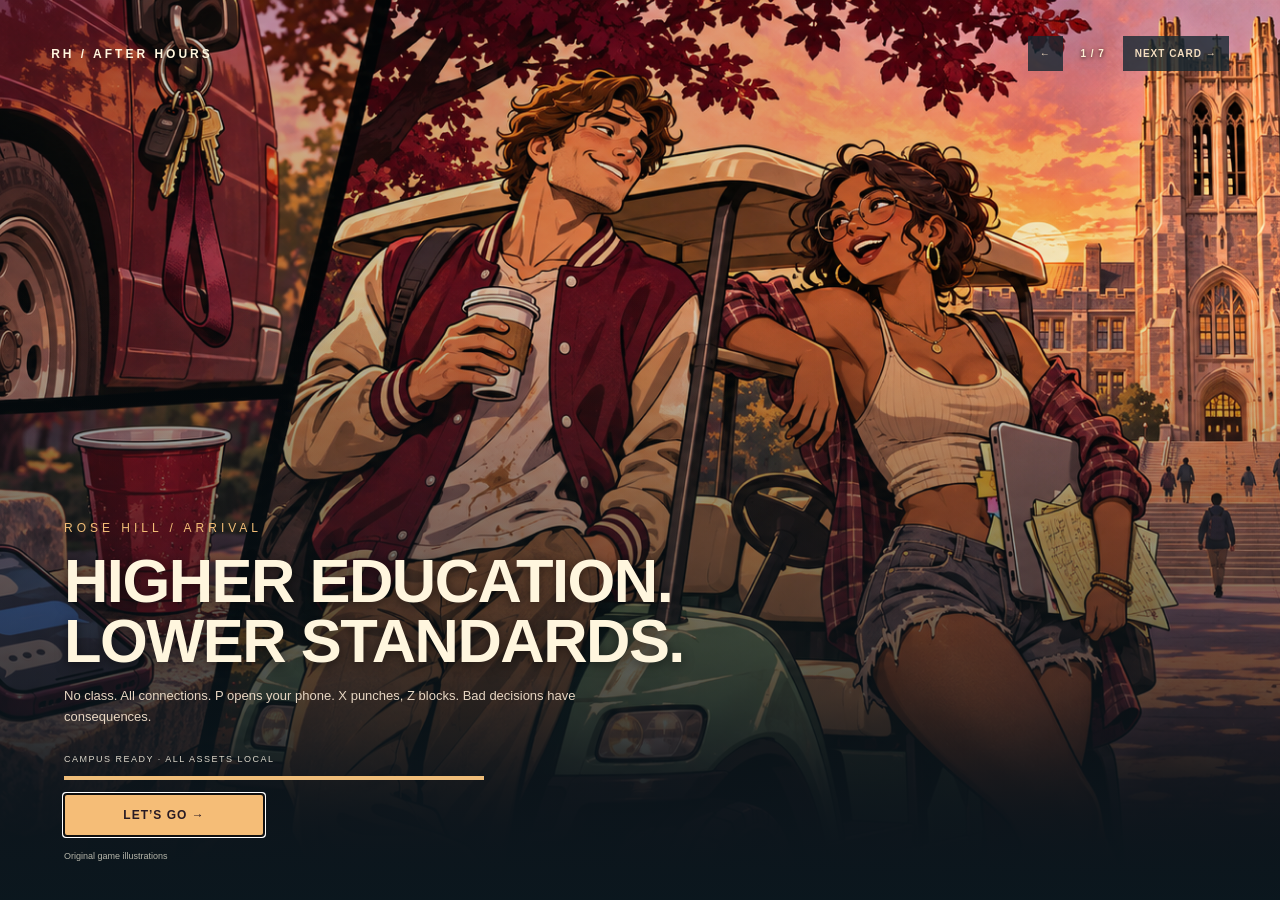
<file: index.html>
<!doctype html>
<html lang="en"><head><meta charset="utf-8"><meta name="viewport" content="width=device-width,initial-scale=1,viewport-fit=cover"><meta name="theme-color" content="#161a22"><meta name="apple-mobile-web-app-title" content="Grand Theft Tuition"><title>Grand Theft Tuition</title>
<link rel="manifest" href="manifest.webmanifest"><link rel="apple-touch-icon" href="assets/icons/tuition-180.png"><link rel="icon" href="assets/icons/tuition-192.png"><link rel="stylesheet" href="style.css?v=26.3"><link rel="stylesheet" href="touch.css?v=26.3"></head>
<body><canvas id="game" aria-label="3D campus game"></canvas><div id="hud"><div class="brand">RH<span>GRAND THEFT TUITION / 26</span></div><div class="stats"><div>CHAOS<b id="score">0</b></div><div>TRUST<b id="timer">0</b></div><div>CAMPUS BUZZ<b id="best">0</b></div></div></div><div id="heatbox"><div id="wanted">☆☆☆☆☆</div><span id="status">KEEP IT QUESTIONABLE</span><div id="heat"><i></i></div></div><div id="dispatch" role="status"></div><nav id="hud-actions" aria-label="Campus menus"><button id="journal-toggle">CONTACTS & JOURNAL [B]</button><button id="activity-toggle">QUICK JOBS [J]</button><button id="wardrobe-toggle">PLAYER STYLE [U]</button><button id="social-toggle">INTERACTION WHEEL [TAB]</button><button id="help-toggle">CONTROLS [C]</button><button id="phone-toggle">RAMPULSE PHONE [P]</button></nav><aside id="help-panel" hidden><b>COMPUTER CONTROLS</b><p>WASD move · Mouse or arrows look<br>E talk / use · F enter / exit vehicle<br>X / click punch · Z / right mouse block<br>Q throws a cup · Space jumps / brakes<br>V switches third / first person<br>Scroll wheel zooms the follow camera<br>B contacts & journal · J quick jobs<br>Shift boosts the vehicle · M sound effects · N radio<br>U customize your player · Tab social wheel<br>G dance / stop · T greet · P phone</p><small>IN A VEHICLE: W/S gas & reverse, A/D steer. Space brakes.</small></aside><aside id="activity-card" hidden><div><b id="activity-title"></b><strong id="activity-time"></strong></div><p id="activity-progress"></p><small id="activity-detail"></small></aside><div id="boost-meter" hidden><span id="boost-label">SHIFT · BOOST</span><div><i id="boost-fill"></i></div></div><div id="job-stamp" hidden><b>JOB PASSED</b><span>ROSE HILL / AFTER HOURS</span></div><div id="crowd-reaction" role="status"></div><div id="district-banner" aria-live="polite" hidden><small>ROSE HILL / AFTER HOURS</small><b id="district-name"></b></div><div id="direction"></div><div id="waypoint"></div><div id="mission"></div><div id="vehicle"></div><div id="player-tag"></div><div id="crosshair">+</div><div id="cinematic-vignette"></div><div id="damage-flash"></div><aside id="combat-vitals" hidden><div class="vitals-label"><b id="health-value">100</b><span>HEALTH / COMPOSURE</span><strong id="life-cash">$60</strong></div><div class="vital-track"><i id="health-fill"></i></div><div class="vital-track stamina"><i id="stamina-fill"></i></div><small id="combat-hint">X PUNCH · Z BLOCK</small></aside><aside id="target-card" hidden><b id="target-name"></b><span id="target-state"></span><div><i id="target-fill"></i></div></aside><div id="combat-stamp" hidden><b>OUT OF ACTION</b><span>YOUR EGO WILL RECOVER. YOUR GROUP CHAT WILL NOT.</span></div><div id="phone-notice" role="status" hidden></div><div id="toast" role="status"></div><div id="prompt"></div><div id="bottom"><span>WASD MOVE · E INTERACT · F VEHICLE · J JOBS · P PHONE</span><span>FICTIONAL CAMPUS PARTY / EXTERIORS ONLY</span></div><canvas id="map" width="230" height="230" aria-label="Campus minimap"></canvas><div id="overlay"><section><div class="eyebrow">ROSE HILL / AFTER HOURS</div><h1>GRAND THEFT<br><em>TUITION.</em></h1><p id="intro">No class. All connections. A very expensive education in bad decisions.</p><div class="rules"><p><b>01 / A CAMPUS SANDBOX</b> Roam Eddie’s, McShane, the gym and the new walk to Duane Library. Borrow the cart or take a rich kid’s supercar. Trade favors, get into dumb scuffles, and shake security. Your reputation has consequences. Your evening, your call.</p><p><b>02 / QUICK JOBS [J]</b> Run coffee, race the cart, take the supercar, or turn a disastrous alumni email into a show at Eddie’s. The gold dollar sign on Eddie’s starts Last Call.</p><p><b>03 / FRIENDS & CONSEQUENCES [B]</b> Jules needs a ride, Maya’s presentation is a mess and Dev’s Ram Van group is missing a friend. Elliot also needs a stolen startup deck. Buy it back, roast his rival, or settle it with your fists. Four optional stories, different consequences.</p></div><label class="mode-label" for="difficulty">DIFFICULTY</label><select id="difficulty"><option value="easy">Chill · easy driving & relaxed security</option><option value="standard">Original · tougher security</option></select><select id="mode" hidden><option value="freeroam">Open campus · no timer</option></select><div class="menu-actions"><button id="start">EXPLORE ROSE HILL ↗</button><button id="customize-start">CREATE YOUR CHARACTER</button><button id="art-gallery">LOADING ART GALLERY</button><button id="touch-switch" type="button">USE TOUCH CONTROLS</button><button id="install-app" type="button" hidden>INSTALL APP</button><p id="install-instructions" hidden>In Safari, tap <strong>Share → Add to Home Screen</strong>. Turn on <strong>Open as Web App</strong> if offered, then tap <strong>Add</strong>.</p></div><small id="renderer-status">Loading 3D campus…</small><small id="keyboard-guide">WASD to move · X/click punch · Z block · Q throw · P phone · F enter/exit vehicle · Space to jump/brake · B stories · J quick jobs · Shift vehicle boost · M sound effects · N radio · V camera · I/K look up/down · Esc pause<br>Original 3D landmark models; campus distances compressed for play. All characters are fictional adult students. Shuttle plans are fictional.</small><small id="touch-guide" hidden>Left thumb moves. Drag the scene to look. Tap Use to interact and Vehicle to drive. In a vehicle, the stick steers and controls gas or reverse. Landscape gives you more room to play.</small></section></div><section id="phone-panel" hidden role="dialog" aria-modal="true" aria-labelledby="phone-heading"><header class="phone-top"><span id="phone-time">GOLDEN HOUR</span><button id="phone-close">CLOSE · P / ESC</button></header><div class="phone-brand"><small>ALL FICTION. ALL YOUR PROBLEMS.</small><h2 id="phone-heading">ram<span>pulse</span>.</h2><div><span>LIQUIDITY</span><b id="phone-balance">$60</b></div></div><div class="phone-apps"><button id="phone-story">HOSTILE TAKEOVER</button><button id="phone-coffee">COFFEE · $8</button></div><div class="phone-apps touch-audio"><button type="button" id="phone-radio">TOGGLE RADIO</button><button type="button" id="phone-effects">TOGGLE EFFECTS</button></div><div class="phone-weather"><span>CAMPUS LIGHTING</span><button id="time-day">DAY</button><button id="time-sunset">SUNSET</button><button id="time-night">AFTER HOURS</button></div><h3>THE GROUP CHAT</h3><div id="phone-feed"></div><footer>Fictional campus feed. No real messages are sent. Cash resets with a new evening.</footer></section><section id="social-panel" hidden role="dialog" aria-modal="true" aria-labelledby="social-heading"><div class="social-header"><small>ROSE HILL / FREE ROAM</small><h2 id="social-heading">MAKE AN IMPRESSION.</h2><p>Pick a move. Nearby students react. Moving cancels your pose.</p></div><div class="social-actions"><button data-action="wave"><span>01 / FRIENDLY</span><b>WHAT’S UP?</b><small>Wave to someone nearby.</small></button><button data-action="roast"><span>02 / QUESTIONABLE</span><b>TALK SOME SHIT</b><small>Trade a roast. May draw security.</small></button><button data-action="dance"><span>03 / ZERO SHAME</span><b>START DANCING</b><small>Get nearby students moving.</small></button><button data-action="pose"><span>04 / PERSONAL BRAND</span><b>STRIKE A POSE</b><small>A very unnecessary selfie pose.</small></button></div><button id="social-close">BACK TO CAMPUS · TAB / ESC</button></section><section id="activity-panel" class="story-panel" hidden role="dialog" aria-modal="true" aria-labelledby="activity-heading"><h2 id="activity-heading">AFTER HOURS · QUICK JOBS</h2><p>Pick a short challenge, earn chaos and beat your best time. Story favors add extra time. Cancel at any time; free roam and stories stay available.</p><div id="activity-list"></div><button id="activity-close">Back to campus · J / Esc</button></section><section id="dialogue" class="story-panel" hidden role="dialog" aria-modal="true" aria-labelledby="dialogue-title"><h2 id="dialogue-title"></h2><p id="dialogue-text"></p><div id="dialogue-choices"></div><button id="dialogue-close">Leave conversation · Esc</button></section><section id="journal" class="story-panel" hidden role="dialog" aria-modal="true" aria-labelledby="journal-title"><h2 id="journal-title">Your campus evening</h2><p id="journal-stats"></p><div id="journal-list"></div><button id="journal-close">Back to roaming · B</button></section><section id="style-screen" hidden role="dialog" aria-modal="true" aria-labelledby="style-heading">
 <div class="style-heading"><div><span class="eyebrow">ROSE HILL / CHARACTER CREATOR</span><h2 id="style-heading">WHO’S CAUSING<br><em>THE PROBLEM?</em></h2></div><button id="style-cancel">BACK / ESC</button></div>
 <div class="style-layout"><div class="style-stage"><span class="style-file">STUDENT FILE / <b id="style-number">01</b></span><canvas id="style-preview" aria-label="Live 3D character preview"></canvas><div class="turntable"><button id="style-left" aria-label="Rotate character left">↶</button><button id="style-zoom" type="button">FACE VIEW</button><button id="style-right" aria-label="Rotate character right">↷</button></div><div class="style-bio"><b id="style-persona"></b><p id="style-description"></p><small>Fictional adult students. Style choices are cosmetic.</small></div></div>
 <form id="style-form"><div id="style-presets" aria-label="Character presets"></div><label class="style-wide">NAME / CAMPUS ALIAS<input id="style-name" maxlength="18" autocomplete="off" spellcheck="false"></label><div class="style-fields"><label>CHARACTER<select id="style-gender" aria-label="Character"><option value="male">Male</option><option value="female">Female</option></select></label>
 <label>OUTFIT<select id="style-outfit"><option value="vest">Finance vest</option><option value="blazer">Prep blazer</option><option value="hoodie">Campus hoodie</option><option value="rugby">Rugby shirt</option><option value="cardigan">Contrast-trim cardigan</option><option value="moto">Moto jacket</option><option value="track">Varsity warmup</option></select></label>
 <label>BUILD<select id="style-build"><option value="slim">Slim</option><option value="regular">Regular</option><option value="broad">Broad</option></select></label>
 <label>SKIN TONE<select id="style-skin"><option value="#e2b698">Light warm</option><option value="#d3a17e">Warm tan</option><option value="#ae7654">Medium warm</option><option value="#80513b">Deep warm</option><option value="#603f30">Deep brown</option></select></label>
 <label>HAIR<select id="style-hair"><option value="swept">Side part</option><option value="short">Short crop</option><option value="curls">Curls</option><option value="long">Long / tied back</option><option value="shaved">Close shaved</option><option value="bob">Chin-length bob</option><option value="ponytail">High ponytail</option><option value="braids">Two braids</option><option value="halfup">Half-up waves</option></select></label>
 <label>HAIR COLOR<select id="style-hairColor"><option value="#191b1e">Black</option><option value="#30251e">Dark brown</option><option value="#61452e">Brown</option><option value="#a17a44">Golden brown</option><option value="#723329">Auburn</option><option value="#cfab73">Honey blonde</option></select></label>
 <label>ACCESSORY<select id="style-accessory"><option value="none">None</option><option value="shades">Sunglasses</option><option value="glasses">Round glasses</option><option value="cap">Backwards cap</option><option value="beanie">Beanie</option><option value="hoops">Gold hoops</option><option value="pearls">Pearl studs</option><option value="headband">Satin headband</option></select></label>
 <label>TOP COLOR<select id="style-top"><option value="#711d3b">Fordham maroon</option><option value="#25394e">Midnight navy</option><option value="#536c60">Campus green</option><option value="#d0ba8e">Country-club cream</option><option value="#665c79">Afterparty lilac</option><option value="#303237">Charcoal</option><option value="#224d42">Bottle green</option><option value="#946473">Dusty rose</option></select></label>
 <label>PANTS<select id="style-pants"><option value="#26394d">Dark denim</option><option value="#c5b28b">Chinos</option><option value="#45444a">Charcoal</option><option value="#e0d8c4">Cream</option></select></label>
 <label>SHOES<select id="style-shoes"><option value="#eee7d8">White sneakers</option><option value="#292a2c">Black sneakers</option><option value="#74563e">Brown loafers</option></select></label>
 </div><div class="style-save"><p id="style-status">Saved on this computer. Change your look any time with U.</p><button id="style-save" type="submit">SAVE MY LOOK →</button></div></form></div>
</section>
<section id="loading-screen" role="dialog" aria-modal="true" aria-labelledby="loading-title" data-card="0"><div class="loading-art" id="loading-art"></div><div class="loading-shade"></div><div class="loading-top"><span>RH / AFTER HOURS</span><div class="loading-navigation" aria-label="Loading artwork"><button id="loading-prev" aria-label="Previous card">←</button><span id="loading-count">1 / 7</span><button id="loading-next">NEXT CARD →</button></div></div><div class="loading-copy"><span class="eyebrow" id="loading-kicker">ROSE HILL / ARRIVAL</span><h2 id="loading-title">HIGHER EDUCATION.<br>LOWER STANDARDS.</h2><p id="loading-tip">A campus full of opportunities to make questionable decisions.</p><div class="loading-state"><span id="loading-stage" role="status">LOADING CAMPUS SCRIPTS…</span><progress id="loading-progress" max="100" value="8" aria-label="Campus loading progress"></progress></div><button id="loading-continue" disabled>BUILDING THE CAMPUS…</button><small>Original game illustrations</small></div></section>
<div id="touch-deck" hidden aria-label="Touch game controls">
 <div class="touch-move">
  <div id="touch-stick" role="img" aria-label="Movement joystick"><i id="touch-thumb"></i></div>
  <span id="touch-stick-label">MOVE</span>
 </div>
 <div class="touch-actions">
  <button type="button" data-touch-key="KeyV" aria-label="Switch camera">VIEW</button>
  <button type="button" data-touch-key="KeyF" id="touch-vehicle">VEHICLE</button>
  <button type="button" data-touch-key="KeyE" class="touch-use">USE</button>
  <button type="button" data-touch-key="KeyQ" class="on-foot">THROW</button>
  <button type="button" data-touch-key="KeyX" class="on-foot">PUNCH</button>
  <button type="button" data-touch-key="KeyZ" data-hold class="on-foot">BLOCK</button>
  <button type="button" data-touch-key="KeyH" class="in-vehicle">HORN</button>
  <button type="button" data-touch-key="ShiftLeft" data-hold id="touch-sprint">SPRINT</button>
  <button type="button" data-touch-key="Space" data-hold id="touch-space">JUMP</button>
 </div>
 <button id="touch-pause" type="button" aria-label="Pause game">Ⅱ</button>
</div>
<script src="game.js?v=26.3"></script><script src="presentation.js?v=26.3"></script><script src="audio.js?v=26.3"></script><script src="activities.js?v=26.3"></script><script src="social.js?v=26.3"></script><script src="brawl.js"></script><script src="life.js?v=26.3"></script><script src="touch.js?v=26.3"></script><script src="install.js?v=26.3"></script><script type="module" src="world3d.js?v=26.3"></script></body></html>
</file>
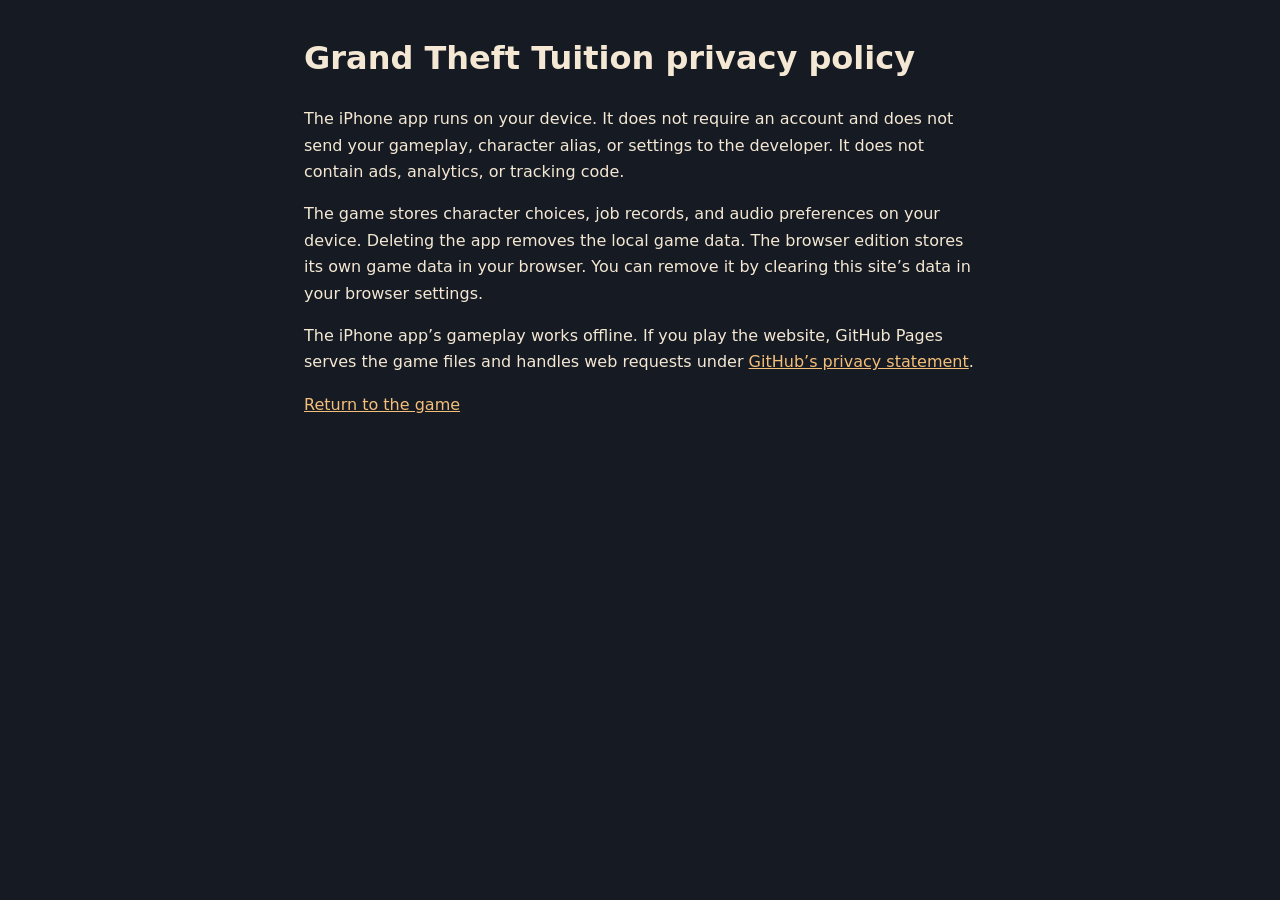
<file: privacy.html>
<!doctype html>
<html lang="en">
<head>
 <meta charset="utf-8">
 <meta name="viewport" content="width=device-width, initial-scale=1">
 <title>Privacy | Grand Theft Tuition</title>
 <style>
  html{color-scheme:dark;background:#161a22;color:#f4e8d4;font:1rem/1.65 system-ui,sans-serif}
  main{max-width:42rem;margin:2rem auto;padding:0 1.25rem 2rem}
  a{color:#f4bf7a}
 </style>
</head>
<body>
 <main>
  <h1>Grand Theft Tuition privacy policy</h1>
  <p>The iPhone app runs on your device. It does not require an account and does not send your gameplay, character alias, or settings to the developer. It does not contain ads, analytics, or tracking code.</p>
  <p>The game stores character choices, job records, and audio preferences on your device. Deleting the app removes the local game data. The browser edition stores its own game data in your browser. You can remove it by clearing this site’s data in your browser settings.</p>
  <p>The iPhone app’s gameplay works offline. If you play the website, GitHub Pages serves the game files and handles web requests under <a id="host-privacy" href="https://docs.github.com/en/site-policy/privacy-policies/github-general-privacy-statement">GitHub’s privacy statement</a>.</p>
  <p><a href="./index.html">Return to the game</a></p>
 </main>
</body>
</html>
</file>
<file: style.css>
*{box-sizing:border-box}body{margin:0;background:#211a29;color:#fff6de;font-family:Arial,Helvetica,sans-serif;overflow:hidden}#game{display:block;width:100vw;height:100vh;image-rendering:pixelated}#hud{position:fixed;inset:26px 30px auto;display:flex;justify-content:space-between;pointer-events:none;text-shadow:0 2px 6px #0008}.brand{font-size:38px;font-weight:950;letter-spacing:-3px;display:flex;gap:18px;align-items:center}.brand span{font-size:10px;line-height:1.6;letter-spacing:2px;width:125px}.stats{display:flex;gap:36px;font-size:10px;letter-spacing:2px}.stats b{display:block;font-size:30px;letter-spacing:-1px;margin-top:7px}#heatbox{position:fixed;top:112px;left:30px;width:215px;font-size:10px;letter-spacing:2px}#heat{height:5px;background:#fff3;margin-top:10px}#heat i{display:block;background:#ff695c;width:0;height:100%;transition:width .2s}#crosshair{position:fixed;left:50%;top:50%;transform:translate(-50%,-50%);color:#fff9;font-size:24px}#map{position:fixed;bottom:68px;right:30px;border:1px solid #fff4;border-radius:12px;background:#211a29dd;width:190px;height:190px}#bottom{position:fixed;bottom:24px;left:30px;right:30px;display:flex;justify-content:space-between;font-size:9px;letter-spacing:1px;color:#fff9}#toast{position:fixed;top:24%;width:100%;text-align:center;font-size:24px;font-weight:bold;color:#ffdf85;text-shadow:0 3px 5px #000}#prompt{position:fixed;bottom:24%;width:100%;text-align:center;font-size:14px;color:#fff1c7}#overlay{position:fixed;inset:0;background:linear-gradient(90deg,#211727f5,#211727d9 50%,#21172740);display:flex;align-items:center;padding:5vh 7vw;overflow:auto}section{max-width:620px}.eyebrow{color:#f2be77;letter-spacing:4px;font-size:12px}h1{font-size:clamp(48px,8vw,100px);line-height:.88;letter-spacing:-6px;margin:24px 0}h1 em{font-style:normal;color:#f4b772}#intro{font-size:18px;color:#f3e2d0}.rules{max-width:480px;margin:26px 0;color:#cfc3c7;font-size:13px;line-height:1.6}.rules b{display:block;color:#fff4df;font-size:10px;letter-spacing:2px}button{background:#f5bd77;border:0;padding:19px 25px;color:#291b24;font-size:12px;letter-spacing:1px;font-weight:bold;cursor:pointer}button:hover{background:#ffe0ab}small{display:block;color:#a99ba6;font-size:10px;line-height:1.8;margin-top:20px}@media(max-width:650px){#hud{inset:16px}.stats{gap:14px}.brand span,#bottom span:last-child{display:none}.stats b{font-size:23px}#map{width:135px;height:135px;right:16px}.rules{margin:15px 0}#bottom{left:16px;font-size:8px}h1{letter-spacing:-3px}}

#wanted{font-size:26px;letter-spacing:5px;color:#f5d38a;margin-bottom:9px}#wanted.chasing{color:#ff6a67}#wanted.searching{animation:blink 1s infinite}@keyframes blink{50%{opacity:.35}}#mission{position:fixed;left:30px;bottom:90px;max-width:48%;font-size:12px;line-height:1.6;color:#ffe1a0;text-shadow:0 2px 4px #000}#vehicle{position:fixed;left:30px;bottom:65px;font-size:10px;letter-spacing:1px;color:#8cf2d8}.mode-label{display:block;font-size:9px;letter-spacing:2px;color:#cdb9c4;margin-bottom:8px}select{display:block;background:#342b39;color:#fff0db;border:1px solid #8d7580;padding:12px;width:100%;max-width:350px;margin-bottom:12px}#overlay section{padding:24px 0}#overlay{align-items:safe center}@media(max-height:760px){h1{font-size:58px;margin:15px 0}.rules{margin:14px 0;font-size:12px}small{margin-top:10px}.eyebrow{font-size:10px}}@media(max-width:650px){#mission{left:16px;bottom:100px;max-width:46%;font-size:10px}#vehicle{left:16px;bottom:65px;max-width:45%;font-size:9px}#heatbox{left:16px;top:95px}#wanted{font-size:20px}#overlay{padding:20px 7vw}}

#game{image-rendering:auto}#dispatch{position:fixed;right:30px;top:195px;max-width:300px;background:#191d29e8;border-left:3px solid #f1a2cb;color:#f5e7ef;padding:18px;font-size:13px;line-height:1.7;display:none;pointer-events:none}#waypoint{position:fixed;top:28%;left:0;width:100%;text-align:center;color:#ffc0e3;font-size:12px;letter-spacing:2px;text-shadow:0 2px 4px #000}#mission{background:#19202ad9;border-left:3px solid #e99fc8;padding:12px;max-width:52%;bottom:95px}#toast{top:35%;font-size:20px}@media(max-width:650px){#dispatch{top:180px;right:16px;max-width:48%;font-size:10px;padding:10px}#waypoint{top:25%;font-size:10px}#mission{max-width:50%;bottom:96px;padding:8px}}

#help-toggle{position:fixed;right:30px;top:102px;z-index:3;padding:9px 13px;background:#1b2635d9;color:#f2e8d1;border:1px solid #ffffff40;font-size:9px}#help-panel{position:fixed;right:30px;top:144px;width:245px;padding:14px;background:#1b2635e8;border:1px solid #ffffff30;font-size:11px;line-height:1.8;color:#f4ebd9;pointer-events:none}#help-panel b{font-size:10px;letter-spacing:2px;color:#f2c28e}#help-panel p{margin:8px 0}#help-panel small{margin:0;font-size:10px;color:#a8d9c9}#help-panel[hidden]{display:none}#dispatch{top:365px;max-width:280px}#direction{position:fixed;top:23%;left:0;width:100%;text-align:center;color:#ffe0a1;letter-spacing:2px;font-size:12px;text-shadow:0 2px 5px #000}#waypoint{top:27%}#hud{filter:drop-shadow(0 1px 3px #0009)}@media(max-width:650px){#help-toggle{right:16px;top:102px}#help-panel{right:16px;top:140px;width:46%;padding:10px;font-size:10px}#help-panel small{font-size:9px}#dispatch{top:365px;right:16px;max-width:46%;font-size:10px}#direction{top:29%;font-size:10px}#waypoint{top:33%;font-size:9px}}

@media(max-width:650px){#hud{inset:16px 16px auto}#help-panel{top:180px;left:16px;right:16px;width:auto;max-width:none;line-height:1.5}#dispatch{top:355px;left:16px;right:16px;max-width:none;font-size:11px;line-height:1.6}body:not(.controls-open) #dispatch{top:200px}#direction{top:145px}#waypoint{top:173px}#toast{top:43%;padding:0 15px;font-size:16px}#mission{max-width:calc(100% - 32px);bottom:218px;left:16px;right:16px}#vehicle{bottom:195px;max-width:90%}#map{bottom:50px}#bottom{bottom:12px;max-width:95%;font-size:8px}#prompt{bottom:38%;padding:0 12px;font-size:12px}}
@media(max-width:400px){.brand{display:none}.stats{width:100%;justify-content:space-between}.stats b{font-size:22px}.stats{font-size:9px;letter-spacing:1px}#direction{top:165px}#waypoint{top:190px}body:not(.controls-open) #dispatch{top:225px}}

#journal-toggle{position:fixed;right:30px;top:64px;z-index:3;background:#25313de8;color:#f7e4cb;font-size:9px;padding:9px 12px}.story-panel{position:fixed;z-index:20;left:50%;top:50%;transform:translate(-50%,-50%);width:min(600px,calc(100vw - 32px));max-height:85vh;overflow:auto;background:#19242af5;border:1px solid #b79878;padding:28px;box-shadow:0 0 0 100vmax #10161baa;color:#f6ead8}.story-panel[hidden]{display:none}.story-panel h2{font-size:20px;letter-spacing:1px}.story-panel p{font-size:14px;line-height:1.7;color:#d9d2c6}.story-panel button{display:block;width:100%;text-align:left;margin:9px 0;padding:14px 16px;font-size:11px;line-height:1.6}.story-panel #dialogue-close,.story-panel #journal-close{background:#35434b;color:#f2dfc8}.story-panel #journal-list>div{padding:16px 0;border-top:1px solid #ffffff26}.story-panel #journal-list b{font-size:12px}.story-panel #journal-list p{font-size:12px}#journal-stats{color:#f0bc8e}@media(max-width:650px){#journal-toggle{right:16px;top:64px}.story-panel{padding:18px}.story-panel p{font-size:12px}.story-panel h2{font-size:16px}}

[hidden]{display:none!important}

#activity-toggle{position:fixed;right:30px;top:102px;z-index:3;background:#cda05e;color:#202933;padding:9px 13px;font-size:9px}#help-toggle{top:140px}#help-panel{top:182px}#dispatch{top:405px}body:not(.controls-open) #dispatch{top:192px}#activity-card{position:fixed;left:30px;top:205px;width:300px;max-width:42vw;background:#14252aee;border-left:3px solid #f3bd66;padding:14px;color:#fff1d5;text-shadow:0 1px 2px #0008;pointer-events:none}#activity-card>div{display:flex;justify-content:space-between;gap:12px}#activity-title{font-size:11px;letter-spacing:1px}#activity-time{font-size:21px;color:#ffd892}#activity-card p{font-size:13px;margin:10px 0}#activity-card small{margin:0;line-height:1.5;color:#cadacb;font-size:11px}.urgent #activity-time{color:#ff8b7b;animation:blink .6s infinite}.complete{border-color:#8cddbd!important}#boost-meter{position:fixed;bottom:43px;left:30px;width:185px;font-size:9px;letter-spacing:1px;color:#aff4dd}#boost-meter>div{margin-top:5px;height:4px;background:#ffffff30}#boost-fill{display:block;height:100%;background:#83e3bd;width:100%}#crowd-reaction{position:fixed;left:50%;transform:translateX(-50%);bottom:29%;max-width:70%;text-align:center;color:#faf0df;background:#17282bd9;border-radius:4px;padding:7px 12px;font-size:12px;pointer-events:none}#crowd-reaction:empty{display:none}#activity-list>div{border-top:1px solid #ffffff26;padding:16px 0}#activity-list b{font-size:12px;color:#ffd89d}#activity-list p{font-size:12px}#activity-list button:disabled{opacity:.5;cursor:default}#activity-close{background:#35434b;color:#f2dfc8}@media(max-width:650px){#activity-toggle{right:16px}#help-toggle{top:140px}#help-panel{top:183px}#activity-card{left:16px;top:205px;max-width:calc(100% - 32px);width:270px;padding:10px}body.controls-open #activity-card{top:370px}body.controls-open #dispatch{top:520px}body:not(.controls-open) #dispatch{top:350px}#crowd-reaction{bottom:40%;font-size:11px;max-width:90%}#boost-meter{left:16px;bottom:30px;width:150px}}

/* Dialogue turns stay readable while the world is paused. */
#dialogue-text{white-space:pre-line}#dialogue{border-top:3px solid #eeb979}#dialogue h2{color:#ffd7a2}

/* Illustrated arrival screens and the player wardrobe. */
#overlay{background:linear-gradient(90deg,#111e25fa 0%,#111e25ec 32%,#111e2560 67%,#111e2510),url('./assets/after-hours-loading.png') center/cover}#overlay section{max-width:570px}#overlay h1{font-size:clamp(55px,7vw,92px)}#overlay .rules{font-size:11px;line-height:1.5;margin:16px 0;max-width:420px}#overlay .rules p{margin:10px 0}#overlay small{max-width:490px}.menu-actions{display:flex;gap:8px;flex-wrap:wrap;max-width:520px}.menu-actions button{padding:16px 18px}.menu-actions #customize-start{background:#263c47;color:#f8e7c9;border:1px solid #b69d72}#art-gallery{background:transparent;color:#b9c9c8;font-size:9px;padding:8px 0!important;width:100%}#wardrobe-toggle{position:fixed;right:30px;top:178px;z-index:3;padding:9px 13px;background:#263c47;color:#f3d5a7;border:1px solid #ffffff40;font-size:9px}#help-panel{top:220px}body.controls-open #dispatch{top:450px}body:not(.controls-open) #dispatch{top:230px}#player-tag{position:fixed;left:30px;top:82px;color:#eed4ae;font-size:9px;letter-spacing:1.6px;text-shadow:0 1px 3px #000}
#loading-screen{position:fixed;inset:0;z-index:100;max-width:none;background:#17242a;overflow:hidden}.loading-art,.loading-shade{position:absolute;inset:0}.loading-art{background-image:url('./assets/after-hours-loading.png');background-position:center;background-size:cover;background-repeat:no-repeat;transform-origin:center top;animation:arrival-pan 28s ease-in-out infinite alternate;transition:background-position 1s}.loading-shade{background:linear-gradient(0deg,#0b171efc 0%,#0b171e94 29%,transparent 68%),linear-gradient(90deg,#0b171e45,transparent)}.loading-top{position:absolute;left:4vw;right:4vw;top:4vh;display:flex;align-items:center;justify-content:space-between;font-size:12px;font-weight:bold;letter-spacing:3px}.loading-navigation{display:flex;align-items:center;gap:7px}.loading-navigation span{min-width:4.6em;text-align:center;font-variant-numeric:tabular-nums;font-size:10px;letter-spacing:1px;color:#fff2d6;text-shadow:0 1px 4px #000}.loading-top button{background:#122731c9;color:#f4dec0;font-size:10px;padding:12px}.loading-copy{position:absolute;left:5vw;bottom:4vh;max-width:720px;padding-right:20px}.loading-copy h2{font-size:clamp(30px,4.8vw,68px);line-height:.98;letter-spacing:-1.5px;margin:15px 0;white-space:pre-line;text-shadow:0 2px 12px #0008}.loading-copy p{font-size:13px;line-height:1.6;max-width:530px;color:#e7d6c2}.loading-copy small{margin:12px 0 0;color:#b6b6aa;font-size:9px}.loading-state{max-width:420px;margin:20px 0 14px}.loading-state span{font-size:9px;letter-spacing:1.5px;color:#ded9cc}#loading-progress{display:block;width:100%;height:4px;margin-top:10px;border:0;background:#ffffff29;accent-color:#efbd79}#loading-progress::-webkit-progress-bar{background:#ffffff29}#loading-progress::-webkit-progress-value{background:#efbd79;transition:width .3s}#loading-continue{min-width:200px;padding:14px 22px}#loading-continue:disabled{opacity:.6;cursor:progress}@keyframes arrival-pan{to{transform:scale(1.035)}}
#style-screen{position:fixed;inset:0;z-index:70;max-width:none;background:radial-gradient(ellipse at 20% 20%,#314a53,#111e26 65%);overflow:auto;padding:28px 4vw;color:#f8e7cc}.style-heading{display:flex;justify-content:space-between;align-items:center;max-width:1200px;margin:auto}.style-heading h2{font-size:clamp(26px,3.7vw,48px);line-height:1;letter-spacing:-1.5px;margin:12px 0 22px}.style-heading em{font-style:normal;color:#edbb78}.style-heading>button{padding:12px 18px;background:#2c414b;color:#e9d4b1}.style-layout{display:grid;grid-template-columns:minmax(250px,.85fr) minmax(400px,1.15fr);gap:30px;max-width:1200px;margin:auto}.style-stage{position:relative;min-height:490px;border:1px solid #ffffff24;background:linear-gradient(135deg,#233c45,#182b32);display:flex;flex-direction:column}.style-file{position:absolute;top:18px;left:20px;font-size:9px;letter-spacing:2px;color:#b6c7c8;z-index:1}.style-file b{color:#efc382}#style-preview{display:block;width:100%;height:330px;min-height:260px;flex:1}.turntable{display:flex;justify-content:center;align-items:center;gap:18px;font-size:9px;letter-spacing:2px;color:#a4b8bb}.turntable button{padding:8px 13px;background:#354d58;color:#f5d5a8;font-size:20px}.style-bio{padding:18px 24px 20px;border-top:1px solid #ffffff1c;margin-top:16px}.style-bio b{font-size:14px;color:#ffd49b;letter-spacing:1px}.style-bio p{font-size:12px;line-height:1.7;color:#c1cfcf;margin:8px 0}.style-bio small{margin:8px 0 0;font-size:9px;color:#8ea6aa}#style-presets{display:grid;grid-template-columns:repeat(3,1fr);gap:6px;margin-bottom:20px}#style-presets button{font-size:9px;line-height:1.5;padding:12px 9px;background:#2b414b;color:#cbd8d8;border-bottom:2px solid transparent}#style-presets button[aria-pressed="true"]{background:#eabb79;color:#17242b;border-color:#ffe6ba}#style-form label{display:block;font-size:9px;letter-spacing:1.4px;color:#b2c6c9}#style-form input,#style-form select{font:12px Arial;letter-spacing:0;color:#f5e7d2;background:#213640;border:1px solid #5d7275;border-radius:0;padding:12px;margin:7px 0 0;width:100%;max-width:none;min-width:0}#style-form input:focus,#style-form select:focus{outline:2px solid #edbb78;outline-offset:1px}.style-fields{display:grid;grid-template-columns:1fr 1fr;gap:14px 18px;margin-top:18px}.style-save{display:flex;gap:16px;align-items:center;justify-content:space-between;margin-top:22px;border-top:1px solid #ffffff24;padding-top:18px}.style-save p{font-size:10px;line-height:1.7;color:#9fb5b8;max-width:230px;margin:0}.style-save button{white-space:nowrap;padding:16px 20px}
@media(max-height:780px) and (min-width:801px){#style-screen{padding-top:18px}.style-heading h2{font-size:32px;margin-bottom:15px}.style-stage{min-height:440px}#style-preview{height:260px}#style-presets{margin-bottom:12px}.style-fields{gap:10px 16px;margin-top:12px}#style-form input,#style-form select{padding:9px}.style-save{margin-top:14px;padding-top:12px}#overlay h1{font-size:62px}#overlay small{font-size:9px;line-height:1.5}.menu-actions button{padding:14px 15px}}
@media(max-width:800px){.style-layout{grid-template-columns:1fr}.style-stage{min-height:360px}#style-preview{height:300px;flex:none}.style-heading h2{font-size:30px}.style-bio{padding:14px 20px}.style-save{padding-bottom:15px}.loading-copy{max-width:90%}.loading-copy h2{font-size:40px}.loading-copy p{font-size:12px}.loading-art{background-position:65% center}#style-screen{padding:20px}.style-heading .eyebrow{font-size:9px;letter-spacing:1px}}
@media(max-width:650px){#wardrobe-toggle{right:16px;top:178px}#help-panel{top:218px}body.controls-open #dispatch{top:540px}body:not(.controls-open) #dispatch{top:375px}#player-tag{left:16px;top:77px;font-size:8px;max-width:65%;letter-spacing:.5px}#overlay{background:linear-gradient(90deg,#111e25f5,#111e25bd),url('./assets/after-hours-loading.png') 65% center/cover}.style-save{flex-direction:column;align-items:stretch}.style-save p{max-width:none}#style-presets button{font-size:8px}.loading-copy h2{font-size:34px}.loading-copy{bottom:4vh}.loading-copy .eyebrow{font-size:9px}.loading-top{font-size:9px}.loading-navigation{display:flex;align-items:center;gap:7px}.loading-navigation span{min-width:4.6em;text-align:center;font-variant-numeric:tabular-nums;font-size:10px;letter-spacing:1px;color:#fff2d6;text-shadow:0 1px 4px #000}.loading-top button{font-size:9px;padding:9px}.style-fields{gap:12px}.style-heading>button{padding:10px;font-size:10px}}
@media(prefers-reduced-motion:reduce){.loading-art{animation:none}#loading-progress::-webkit-progress-value{transition:none}}

/* Compact interaction wheel and neighborhood captions. */
#social-toggle{position:fixed;right:30px;top:216px;z-index:3;padding:9px 12px;background:#263b43eb;color:#e7d4b6;font-size:9px;border:1px solid #b9976955}
#help-panel{top:255px}body.controls-open #dispatch{top:480px}body:not(.controls-open) #dispatch{top:263px}
#social-panel{position:fixed;inset:0;max-width:none;z-index:30;background:radial-gradient(ellipse at center,#14252ade,#111b22f7);display:flex;flex-direction:column;align-items:center;justify-content:center;padding:24px;gap:15px;backdrop-filter:blur(5px)}
.social-header{text-align:center}.social-header small{color:#c5a876;letter-spacing:4px;font-size:10px;margin:0}.social-header h2{font-size:clamp(25px,4vw,48px);letter-spacing:-2px;margin:10px 0}.social-header p{color:#b4c5c6;font-size:12px}
.social-actions{display:grid;grid-template-columns:repeat(2,minmax(200px,265px));gap:12px}.social-actions button{min-height:130px;background:#2d4149e8;border:1px solid #7c9a9755;color:#eee6cf;text-align:left;padding:22px;transition:background .15s,transform .15s}.social-actions button:hover{background:#b98b4f;color:#132328;transform:translateY(-3px)}.social-actions span{display:block;font-size:9px;letter-spacing:2px;color:#dbc08c}.social-actions b{display:block;font-size:17px;letter-spacing:-.3px;margin-top:14px}.social-actions small{color:inherit;font-size:10px;opacity:.7;margin-top:8px}#social-close{background:transparent;color:#d8c6a8;border-bottom:1px solid #77898555;font-size:10px;padding:12px}
#district-banner{position:fixed;pointer-events:none;bottom:38px;left:50%;transform:translateX(-50%);text-align:center;text-shadow:0 2px 5px #000;animation:district-in .3s ease-out}#district-banner small{margin:0;font-size:8px;color:#d9be88;letter-spacing:3px}#district-name{display:block;font-family:Georgia,serif;font-style:italic;font-size:25px;margin-top:5px;color:#fff4dc}@keyframes district-in{from{opacity:0;transform:translate(-50%,8px)}to{opacity:1;transform:translate(-50%,0)}}
@media(max-width:650px){#social-toggle{right:16px;top:216px}#help-panel{top:255px}body.controls-open #dispatch{top:470px}.social-actions{grid-template-columns:repeat(2,minmax(130px,1fr));width:100%;max-width:500px;gap:8px}.social-actions button{padding:14px;min-height:120px}.social-actions b{font-size:13px}#district-banner{bottom:160px}#district-name{font-size:20px}}
#job-stamp{position:fixed;top:42%;left:0;right:0;padding:18px;background:linear-gradient(90deg,transparent,#122026c9 25%,#122026c9 75%,transparent);text-align:center;pointer-events:none;text-shadow:0 3px 6px #000;animation:stamp-in .25s ease-out;z-index:4}#job-stamp b{display:block;font-size:clamp(36px,6vw,72px);letter-spacing:-3px;color:#e4bb6b;font-weight:950}#job-stamp span{font-size:9px;letter-spacing:5px;color:#d6e5de}

@keyframes stamp-in{from{opacity:0;transform:scale(.97)}to{opacity:1;transform:scale(1)}}
@media(min-width:651px) and (max-width:900px){#prompt{bottom:33%;left:16px;width:calc(100% - 32px);font-size:12px}#crowd-reaction{bottom:39%;max-width:85%;font-size:11px}#district-name{font-size:23px}}

/* After Hours / v19: maroon, midnight navy, country-club gold. */
#hud-actions{position:fixed;right:26px;top:96px;z-index:6;display:flex;flex-wrap:wrap;justify-content:flex-end;gap:6px;max-width:350px}#hud-actions button{position:static!important;inset:auto;padding:9px 11px;font-size:9px;border:1px solid #d4b78b44;background:#182530de;color:#eddfc5}#hud-actions #phone-toggle{background:#7d2945;color:#fff0d5}#hud-actions #activity-toggle{background:#cfac6e;color:#15242d}#hud-actions button:hover{background:#ead0a0;color:#15242d}#help-panel{top:225px}body.controls-open #dispatch{top:470px}body:not(.controls-open) #dispatch{top:232px}
#cinematic-vignette{position:fixed;inset:0;pointer-events:none;background:radial-gradient(ellipse at 50% 42%,transparent 40%,#10182335 100%);z-index:1}#damage-flash{position:fixed;inset:0;background:radial-gradient(ellipse,transparent 45%,#9b183acc);opacity:0;pointer-events:none;z-index:7;transition:opacity .08s}#combat-vitals{position:fixed;bottom:126px;left:30px;width:240px;background:#111f29b8;padding:11px 12px;pointer-events:none;border-left:2px solid #d6b477}.vitals-label{display:flex;gap:9px;align-items:baseline}.vitals-label b{font-size:18px}.vitals-label span{font-size:7px;letter-spacing:1.2px;color:#b2c5c4}.vitals-label strong{margin-left:auto;font-size:17px;color:#ebce8f}.vital-track{height:5px;background:#ffffff20;margin-top:8px;overflow:hidden}.vital-track i{display:block;width:100%;height:100%;background:#79cfa4}.vital-track.stamina{height:3px;margin-top:5px}.stamina i{background:#d6b26a}#combat-hint{font-size:8px;letter-spacing:.7px;margin:7px 0 0;color:#c7d5cc}#mission{bottom:255px;max-width:420px}#target-card{position:fixed;top:48%;left:50%;transform:translateX(-50%);width:250px;text-align:center;background:#17242bc9;padding:10px 14px;pointer-events:none}#target-card b{display:block;font-size:11px;color:#ffe4ad}#target-card span{display:block;font-size:8px;letter-spacing:1px;margin-top:5px;color:#c7d6d0}#target-card>div{height:3px;background:#ffffff30;margin-top:8px;overflow:hidden}#target-fill{display:block;height:100%;background:#df936f}#combat-stamp{position:fixed;inset:0;z-index:10;pointer-events:none;display:flex;align-items:center;justify-content:center;flex-direction:column;background:#14212cb8;backdrop-filter:grayscale(1)}#combat-stamp b{font-size:clamp(40px,8vw,100px);letter-spacing:-4px;color:#dba1b2}#combat-stamp span{font-size:10px;letter-spacing:2px;text-align:center;margin:15px}
#phone-notice{position:fixed;left:30px;bottom:340px;max-width:320px;background:#14242de8;border-left:3px solid #d5b578;padding:13px 16px;font-size:11px;line-height:1.6;pointer-events:none;z-index:4}#phone-panel{position:fixed;right:28px;top:24px;bottom:24px;width:min(410px,calc(100vw - 32px));max-width:none;z-index:40;border:8px solid #0b151d;border-radius:30px;background:#edf0e7;color:#172932;box-shadow:0 0 0 100vmax #101720a0,0 10px 60px #000b;padding:20px;overflow:auto}.phone-top{display:flex;justify-content:space-between;align-items:center;font-size:8px;letter-spacing:1px}.phone-top button{font-size:8px;padding:8px;background:#d7ded5}.phone-brand{display:flex;align-items:end;justify-content:space-between;position:relative;margin:35px 0 18px}.phone-brand>small{position:absolute;top:-17px;margin:0;font-size:7px;color:#647369;letter-spacing:1.2px}.phone-brand h2{font-size:42px;letter-spacing:-3px;margin:0}.phone-brand h2 span{color:#8b2d4b}.phone-brand>div>span{display:block;font-size:7px;letter-spacing:1px;color:#6e7f76}.phone-brand b{font-size:25px}.phone-apps{display:grid;grid-template-columns:1fr 1fr;gap:8px}.phone-apps button{padding:16px 10px;text-align:left;font-size:9px;background:#792743;color:#f5e3c4;line-height:1.6;border-radius:8px}.phone-apps button+button{background:#d5bb8c;color:#233239}.phone-weather{display:flex;gap:5px;align-items:center;margin:18px 0}.phone-weather span{font-size:7px;margin-right:auto;letter-spacing:.5px}.phone-weather button{padding:8px 7px;background:#d6ded4;font-size:7px;color:#283b40}#phone-panel h3{font-size:9px;letter-spacing:2px;border-top:1px solid #b0beb2;padding-top:18px}#phone-feed>div{background:#fffaf0;border-radius:0 12px 12px 12px;padding:12px 14px;margin:11px 0;box-shadow:0 1px 4px #2f47381a}#phone-feed small{font-size:7px;color:#8b3650;margin:0;letter-spacing:1px}#phone-feed p{font-size:11px;line-height:1.6;margin:6px 0 0}#phone-panel footer{font-size:8px;color:#708074;line-height:1.7;margin-top:20px}#phone-panel button:hover{filter:brightness(1.08)}
@media(max-width:900px){#hud-actions{right:20px;max-width:260px;top:100px}#hud-actions button{font-size:8px;padding:8px}#help-panel{top:240px}#combat-vitals{left:20px;bottom:110px;width:210px}#mission{left:20px;bottom:240px;max-width:55%;font-size:10px}#phone-notice{left:20px;bottom:315px;max-width:260px;font-size:10px}#target-card{top:43%}#phone-panel{right:16px}}
@media(max-width:650px){#hud-actions{right:16px;max-width:210px;top:85px}#hud-actions button{font-size:7px;padding:7px}#combat-vitals{bottom:190px;width:180px;left:16px}#mission{bottom:305px;left:16px;max-width:70%}#phone-notice{bottom:375px;left:16px;max-width:240px}#target-card{width:210px}#phone-panel{inset:12px 16px;width:auto;border-width:5px}#prompt{bottom:43%;font-size:11px}#crowd-reaction{bottom:49%}}

#dialogue.professor-dialogue{
 left:auto;right:4vw;top:50%;transform:translateY(-50%);
 width:min(490px,40vw);background:#18232beb;
 box-shadow:0 14px 60px #131519a6;
}
#dialogue.professor-dialogue #dialogue-text{font-size:14px;line-height:1.65}
@media(max-width:739px){
 #dialogue.professor-dialogue{
  inset:auto 16px 16px;width:auto;max-height:53vh;transform:none;padding:18px;
 }
 #dialogue.professor-dialogue #dialogue-text{font-size:13px}
}

#style-zoom{font-size:10px;min-width:104px;letter-spacing:1.2px}

body.professor-scene :is(#hud,#heatbox,#dispatch,#hud-actions,#help-panel,#activity-card,#boost-meter,
 #district-banner,#direction,#waypoint,#mission,#vehicle,#player-tag,#crosshair,#combat-vitals,
 #target-card,#toast,#prompt,#bottom,#map,#phone-notice,#crowd-reaction){visibility:hidden}
body.professor-scene #cinematic-vignette{background:linear-gradient(90deg,transparent 35%,#0b17265c)}
</file>
<file: touch.css>
#touch-deck[hidden], #install-app[hidden], #touch-guide[hidden], #keyboard-guide[hidden] { display: none; }
#overlay h1 { font-size: clamp(40px, 6vw, 86px); }
#touch-switch, #install-app { font-size: 11px; }
.touch-mode {
 --touch-left: max(12px, env(safe-area-inset-left));
 --touch-right: max(12px, env(safe-area-inset-right));
 --touch-top: max(10px, env(safe-area-inset-top));
 --touch-bottom: max(12px, env(safe-area-inset-bottom));
 --stick-size: clamp(106px, 25vw, 135px);
 overscroll-behavior: none;
}
.touch-mode #game, #touch-deck button, #touch-stick {
 touch-action: none;
 user-select: none;
 -webkit-user-select: none;
 -webkit-touch-callout: none;
}
.touch-mode #overlay {
 padding: calc(var(--touch-top) + 16px) max(20px, var(--touch-right)) calc(var(--touch-bottom) + 12px) max(20px, var(--touch-left));
}
.touch-mode #overlay section { padding: 0; }
.touch-mode #overlay .rules { display: none; }
.touch-mode #overlay h1 { font-size: clamp(38px, 9vw, 68px); }
.touch-mode #overlay button { min-height: 44px; }
.touch-mode .loading-top { top: var(--touch-top); left: var(--touch-left); right: var(--touch-right); }
.touch-mode .loading-copy { bottom: calc(var(--touch-bottom) + 12px); }
.touch-mode .loading-navigation button, .touch-mode #loading-continue { min-height: 44px; }
.touch-mode #hud {
 inset: var(--touch-top) var(--touch-right) auto var(--touch-left);
 z-index: 3;
}
.touch-mode #hud .brand { display: none; }
.touch-mode #hud .stats {
 width: auto;
 margin-left: auto;
 gap: 12px;
 font-size: 8px;
 letter-spacing: .05em;
}
.touch-mode #hud .stats b { font-size: 16px; line-height: 1.16; }
.touch-mode #heatbox { top: var(--touch-top); left: var(--touch-left); width: 126px; }
.touch-mode #wanted { font-size: 17px; letter-spacing: 2px; margin-bottom: 2px; }
.touch-mode #status { font-size: 8px; }
.touch-mode #heat { margin-top: 4px; }
.touch-mode #player-tag, .touch-mode #mission, .touch-mode #bottom,
.touch-mode #help-toggle, .touch-mode #combat-hint { display: none; }
.touch-mode #hud-actions {
 top: calc(var(--touch-top) + 47px);
 left: var(--touch-left);
 right: calc(var(--touch-right) + 42px);
 max-width: none;
 gap: 4px;
 justify-content: flex-start;
}
.touch-mode #hud-actions button {
 min-height: 40px;
 padding: 4px 8px;
 flex: 1;
 font-size: 8px;
 letter-spacing: .055em;
}
.touch-mode #direction { top: calc(var(--touch-top) + 96px); font-size: 9px; }
.touch-mode #waypoint { top: calc(var(--touch-top) + 111px); font-size: 9px; letter-spacing: .055em; }
.touch-mode #activity-card {
 top: calc(var(--touch-top) + 132px);
 left: var(--touch-left);
 width: min(63vw, 245px);
 max-width: none;
 padding: 7px 9px;
}
.touch-mode #activity-card p, .touch-mode #activity-card small { margin: 3px 0; font-size: 9px; line-height: 1.25; }
.touch-mode #activity-card b, .touch-mode #activity-time { font-size: 10px; }
body.touch-mode #dispatch {
 inset: calc(var(--touch-top) + 200px) var(--touch-right) auto var(--touch-left);
 max-width: 265px;
 padding: 7px 9px;
 font-size: 10px;
 line-height: 1.3;
}
.touch-mode #map {
 width: 88px;
 height: 88px;
 right: var(--touch-right);
 bottom: calc(var(--touch-bottom) + 149px);
 border-radius: 8px;
 pointer-events: none;
}
.touch-mode #combat-vitals {
 bottom: calc(var(--touch-bottom) + 149px);
 left: var(--touch-left);
 width: 112px;
 padding: 5px 6px;
}
.touch-mode .vitals-label span { display: none; }
.touch-mode .vitals-label b, .touch-mode .vitals-label strong { font-size: 10px; }
.touch-mode .vital-track { height: 3px; margin-top: 3px; }
.touch-mode #district-banner { bottom: calc(var(--touch-bottom) + 210px); width: 90%; }
.touch-mode #district-name { font-size: 17px; }
.touch-mode #district-banner small { display: none; }
.touch-mode #prompt {
 bottom: calc(var(--touch-bottom) + 248px);
 left: var(--touch-left);
 width: calc(100% - var(--touch-left) - var(--touch-right));
 font-size: 11px;
 letter-spacing: .045em;
 pointer-events: none;
}
.touch-mode #toast { top: 46%; font-size: 15px; }
.touch-mode #target-card { top: 37%; width: 160px; }
.touch-mode #vehicle { bottom: calc(var(--touch-bottom) + 144px); left: 0; width: 100%; text-align: center; font-size: 9px; }
.touch-mode #boost-meter { bottom: calc(var(--touch-bottom) + 169px); left: 50%; transform: translateX(-50%); width: 96px; }
.touch-mode #crowd-reaction, .touch-mode #phone-notice { bottom: calc(var(--touch-bottom) + 264px); }
.touch-mode #phone-panel {
 inset: calc(var(--touch-top) + 3px) var(--touch-right) calc(var(--touch-bottom) + 3px) auto;
 width: min(405px, calc(100% - var(--touch-left) - var(--touch-right)));
 overflow: auto;
}
.touch-mode .story-panel, .touch-mode #dialogue.professor-dialogue {
 inset: auto var(--touch-right) var(--touch-bottom) var(--touch-left);
 margin: 0 auto;
 transform: none;
 width: min(590px, calc(100% - var(--touch-left) - var(--touch-right)));
 max-height: calc(100dvh - var(--touch-top) - var(--touch-bottom) - 14px);
 padding: 14px;
}
.touch-mode #style-screen { padding: calc(var(--touch-top) + 8px) var(--touch-right) var(--touch-bottom) var(--touch-left); }
.touch-mode :is(.story-panel, #style-screen, #phone-panel) button { min-height: 40px; }
.touch-mode #style-name, .touch-mode #style-form select, .touch-mode #difficulty { font-size: 16px; }

#touch-deck { position: fixed; inset: 0; z-index: 8; pointer-events: none; }
#touch-deck button {
 pointer-events: auto;
 border: 1px solid #f5dfad73;
 border-radius: 11px;
 background: #141b26d9;
 color: #fff1d6;
 font-size: 9px;
 letter-spacing: .045em;
 min-width: 43px;
 min-height: 43px;
 padding: 3px;
}
#touch-deck button:active, #touch-deck button.touch-held { background: #a6773e; color: #fff9e7; }
#touch-deck .touch-use { background: #9f6330e8; color: #fff9e7; }
.touch-move { position: absolute; left: var(--touch-left); bottom: var(--touch-bottom); text-align: center; }
.touch-move span { display: block; margin-top: 3px; font-size: 9px; letter-spacing: .16em; color: #fff0d0; text-shadow: 0 1px 4px #000; }
#touch-stick {
 position: relative;
 width: var(--stick-size);
 height: var(--stick-size);
 border: 2px solid #ffe3ad78;
 border-radius: 50%;
 background: radial-gradient(circle, #111a2470 0 29%, #121a258f 30% 100%);
 pointer-events: auto;
}
#touch-thumb {
 position: absolute;
 left: 50%; top: 50%;
 width: 42%; height: 42%;
 border-radius: 50%;
 border: 2px solid #fff1cd9e;
 background: #e0bc756b;
 transform: translate(-50%, -50%);
 pointer-events: none;
}
.touch-actions {
 position: absolute;
 right: var(--touch-right);
 bottom: var(--touch-bottom);
 display: grid;
 grid-template-columns: repeat(3, minmax(43px, 1fr));
 width: clamp(144px, 47vw, 198px);
 gap: 5px;
}
.touch-actions .in-vehicle, .touch-driving .on-foot { display: none; }
.touch-driving .in-vehicle { display: block; }
#touch-pause {
 position: absolute;
 right: var(--touch-right);
 top: calc(var(--touch-top) + 47px);
 min-width: 38px !important;
 min-height: 40px !important;
 font-size: 16px !important;
}

@media (orientation: landscape) and (max-height: 570px) {
 .touch-mode { --stick-size: 100px; }
 .touch-mode #hud .stats { margin-right: 48px; }
 .touch-mode #hud-actions { top: var(--touch-top); left: calc(var(--touch-left) + 135px); right: auto; width: min(38vw, 282px); }
 .touch-mode #hud-actions button { padding: 4px 5px; }
 #touch-pause { top: var(--touch-top); }
 .touch-mode #direction { top: calc(var(--touch-top) + 46px); }
 .touch-mode #waypoint { top: calc(var(--touch-top) + 60px); }
 .touch-mode #activity-card { top: calc(var(--touch-top) + 78px); width: 146px; }
 body.touch-mode #dispatch { top: calc(var(--touch-top) + 145px); right: auto; width: 146px; max-height: 66px; overflow: hidden; }
 .touch-mode #map { width: 80px; height: 80px; bottom: calc(var(--touch-bottom) + 148px); }
 .touch-mode #combat-vitals { left: calc(var(--touch-left) + 112px); bottom: var(--touch-bottom); }
 .touch-mode #vehicle { bottom: calc(var(--touch-bottom) + 24px); }
 .touch-mode #prompt { bottom: calc(var(--touch-bottom) + 70px); left: 25%; width: 49%; }
 .touch-mode #district-banner { bottom: calc(var(--touch-bottom) + 98px); }
 .touch-mode #boost-meter { bottom: calc(var(--touch-bottom) + 44px); }
 .touch-mode #crowd-reaction, .touch-mode #phone-notice { bottom: calc(var(--touch-bottom) + 109px); }
 .touch-mode .loading-copy h2 { font-size: clamp(25px, 6vw, 46px); }
 .touch-mode .loading-copy p { margin: 7px 0; }
 .touch-mode #overlay h1 { font-size: clamp(33px, 7vw, 53px); }
 .touch-mode #overlay #renderer-status, .touch-mode #overlay #touch-guide { margin-top: 5px; }
}

.phone-apps.touch-audio { display: none; }
.touch-mode .phone-apps.touch-audio { display: grid; }
.native-privacy { align-self: center; color: #f0d6a5; padding: 8px; font-size: 12px; }

#install-instructions { flex-basis: 100%; font-size: 13px; line-height: 1.55; margin: 4px 0; color: #f6e3c4; }
</file>
